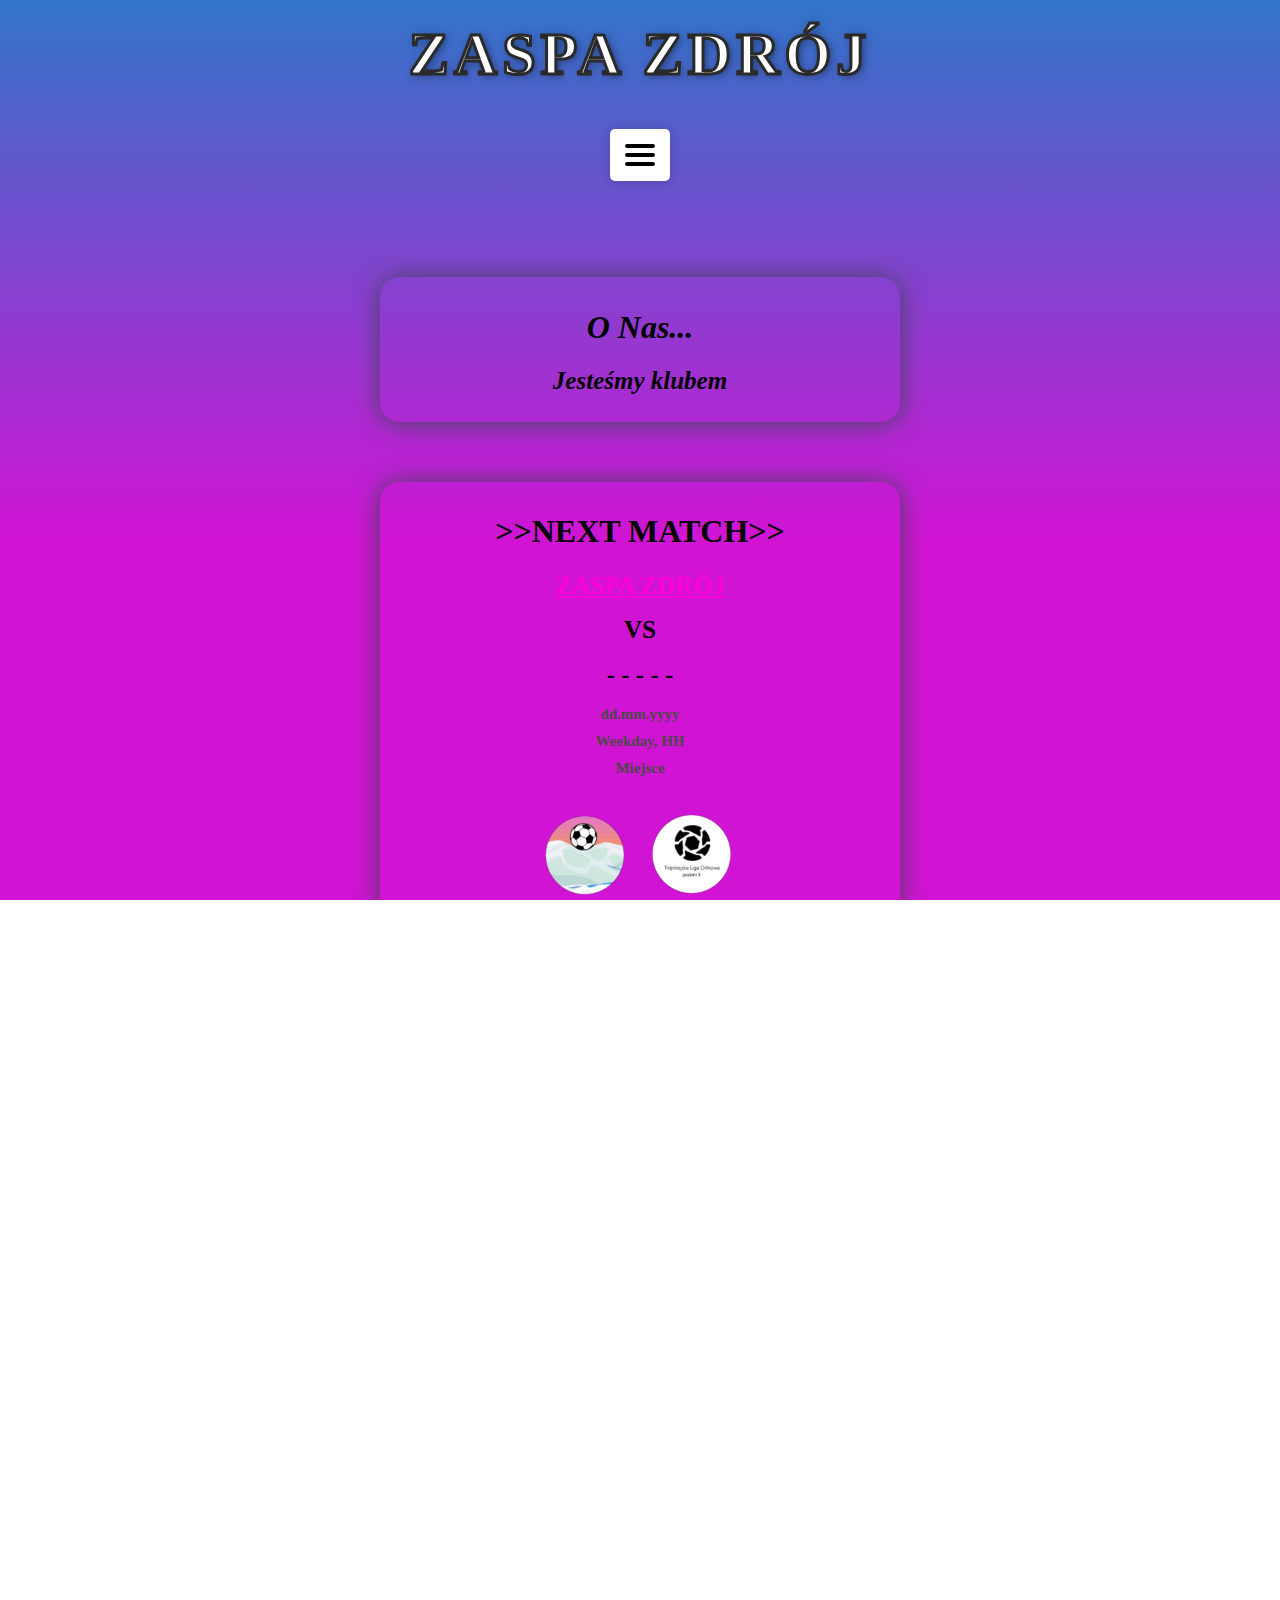
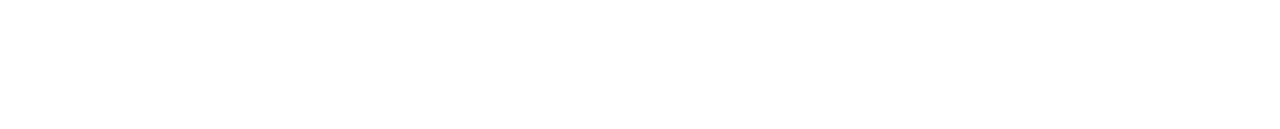
<file: index.html>
<!DOCTYPE html>
<html lang="pl">
<head>
    <meta charset="UTF-8">
    <meta name="viewport" content="width=device-width, initial-scale=1.0">
    <link href="https://cdnjs.cloudflare.com/ajax/libs/font-awesome/6.0.0-beta3/css/all.min.css" rel="stylesheet">
    <link rel="icon" href="zaspa.png" type="image/png">
    <link rel="stylesheet" href="style.css">
    <script src="script.js" defer></script>
    <title>Zaspa Zdrój</title>
</head>
<body>
    <h1 id="header">ZASPA ZDRÓJ</h1>

    <div class="burger-container">
        <div class="burger-menu" onclick="toggleMenu()">
            <div class="line"></div>
            <div class="line"></div>
            <div class="line"></div>
        </div>
        <div class="fog"></div>
    </div>
    
    <ul class="menu">
        <li><a href="#">SKŁAD</a>
            <ul class="submenu">
                <li><a href="zawodnicy.html">Zawodnicy</a></li>
                <li><a href="gk.html">Bramkarze</a></li>
                <li><a href="def.html">Obrońcy</a></li>
                <li><a href="mid.html">Pomocnicy</a></li>
                <li><a href="n.html">Napastnicy</a></li>
            </ul>
        </li>
        <li><a href="#">MECZE</a>
            <ul class="submenu">
                <li><a href="przyszłe_mecze.html">Przyszłe mecze</a></li>
            </ul>
        </li>
        <li><a href="#">WYNIKI</a>
            <ul class="submenu">
                <li><a href="mecze.html">Wyniki meczów</a></li>
            </ul>
        </li>
        <li><a href="#">TABELA</a>
            <ul class="submenu">
                <li><a href="tabela.html">Wyniki w lidze</a></li>
            </ul>
        </li>
    </ul>
   
    <br><br>

    <div id="infos">
    <h1 id="infos_header"><i>O Nas...</i></h1>
    <h1 id="infos_team2">
        <i><span id="typing-text"></span></i> <!-- Kontener na animowany tekst -->
    </h1>
</div>


   
    <div id="infos"> 
        <h1 id="infos_header">>>NEXT MATCH>></h1>
        <h1 id="infos_zaspa">ZASPA ZDRÓJ</h1>
        <h1 id="infos_team2"> VS </h1>
        <h1 id="infos_team2">- - - - -</h1>
        <h1 id="infos_another">dd.mm.yyyy</h1>
        <h1 id="infos_another">Weekday, HH</h1>
        <h1 id="infos_another">Miejsce</h1><br>
        <img src="zaspa.png" alt="Logo Zaspy Zdrój" width="100px" height="100px">&nbsp;
        <img src="tlo.png" alt="Logo Trójmiejeskiej Liig orlikowej" width="100px" height="100px">&nbsp;
    </div>
    <br><br>

    <br><br><br>
    <div id="ig_text">ZOBACZ<br> NASZE MEDIA SPOŁECZNOŚCIOWE!
        <a href="https://www.instagram.com/zaspa_zdroj/" target="_blank">
            <div class="instagram-icon">
                <i class="fab fa-instagram"></i>
            </div>
        </a>
    </div>
    

    <hr color="black" width="90%" height="7px">
   
   <br><br><br>
       
    <div class="rekrutacja-btn" onclick="toggleTooltip()">
        
        Rekrutacja
        <div class="tooltip">
            Chcesz grać w drużynie 3 TLO? Jeśli tak to świetnie trafiłeś, klub Zaspa Zdrój jest dla ciebie idealny, napisz do nas na <a href="https://www.instagram.com/zaspa_zdroj/" target="_blank">INSTAGRAMIE</a> i dowiedz się więcej.
        </div>
    </div>
    <BR><BR>
  <p id="end">2.1 V <BR>15.11.2024</p>
   
  <br><br><br>  
</body>
</html>
<!-- ©Copright Filip Szpinek 07.11.2024 for Zaspa Zdrój -->
</file>
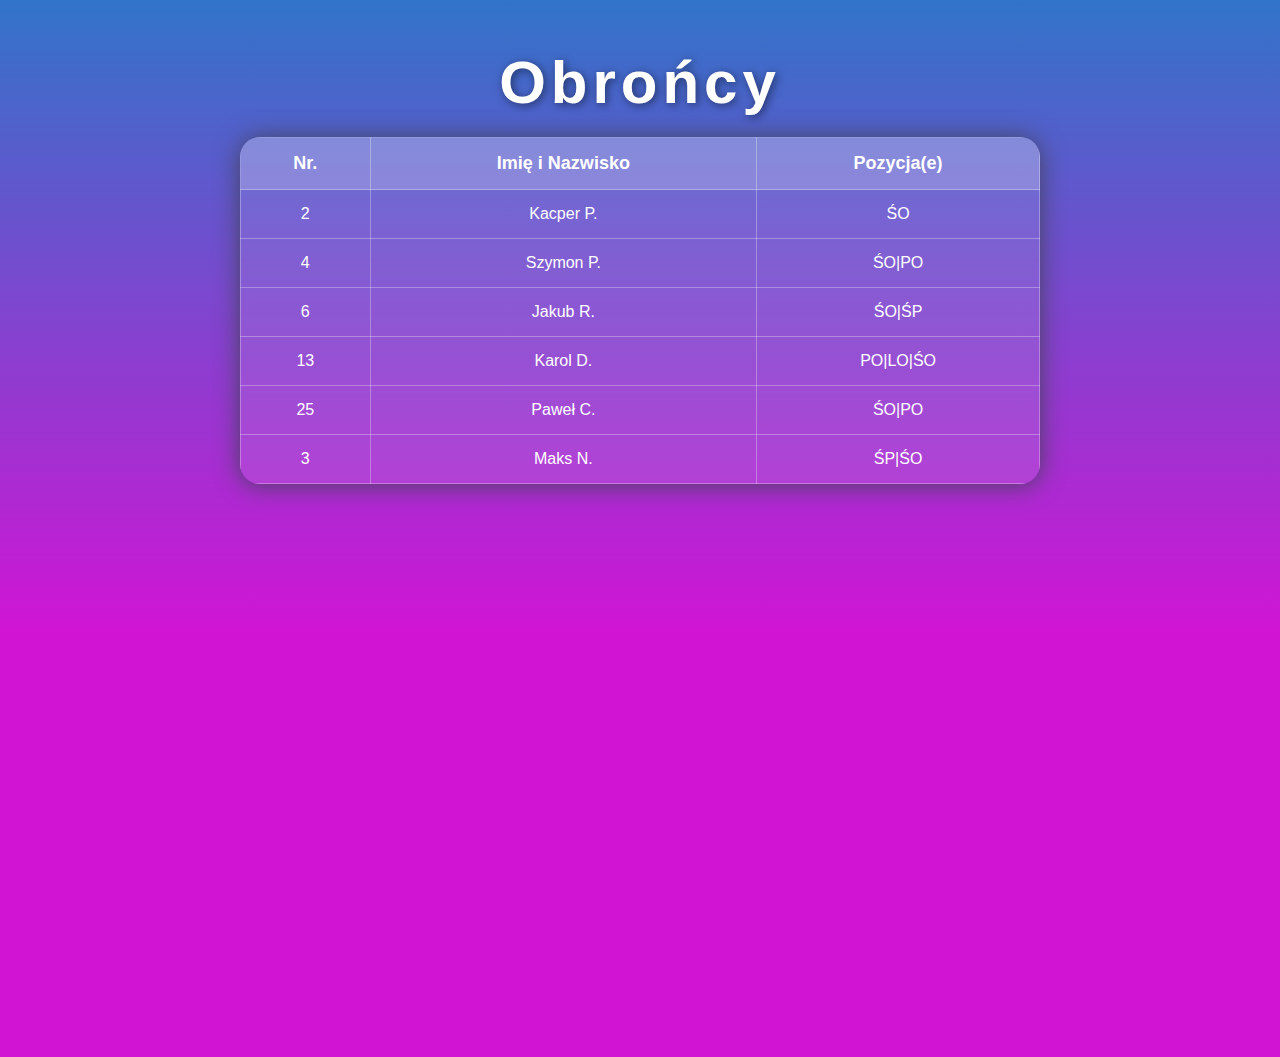
<file: def.html>
<!DOCTYPE html>
<html lang="pl">
<head>
    <meta charset="UTF-8">
    <meta name="viewport" content="width=device-width, initial-scale=1.0">
    <link rel="icon" href="zaspa.png" type="image/png">
    <link rel="stylesheet" href="tabela.css">
    <title>Zaspa Zdrój | Obrońcy</title>
  
    </style>
</head>
<body>
    <h1>Obrońcy</h1>
  

    <table class="tabela">
        <thead>
            <tr>
                <th>Nr.</th>
                <th>Imię i Nazwisko</th>
                <th>Pozycja(e)</th>
            </tr>
        </thead>
        <tbody>
    
            
            <!-- OBROŃCY -->
            <tr><td>2</td><td>Kacper P.</td><td>ŚO</td></tr>
            <tr><td>4</td><td>Szymon P.</td><td>ŚO|PO</td></tr>
            <tr><td>6</td><td>Jakub R.</td><td>ŚO|ŚP</td></tr>
            <tr><td>13</td><td>Karol D.</td><td>PO|LO|ŚO</td></tr>
            <tr><td>25</td><td>Paweł C.</td><td>ŚO|PO</td></tr>
            <tr><td>3</td><td>Maks N.</td><td>ŚP|ŚO</td></tr>

            
        </tbody>
    </table>
    <br><br><br><br><br><br><br><br><br><br><br><br><br><br><br>
    <br><br><br><br><br><br><br><br><br><br><br><br><br><br><br>
</body>
</html>
</file>
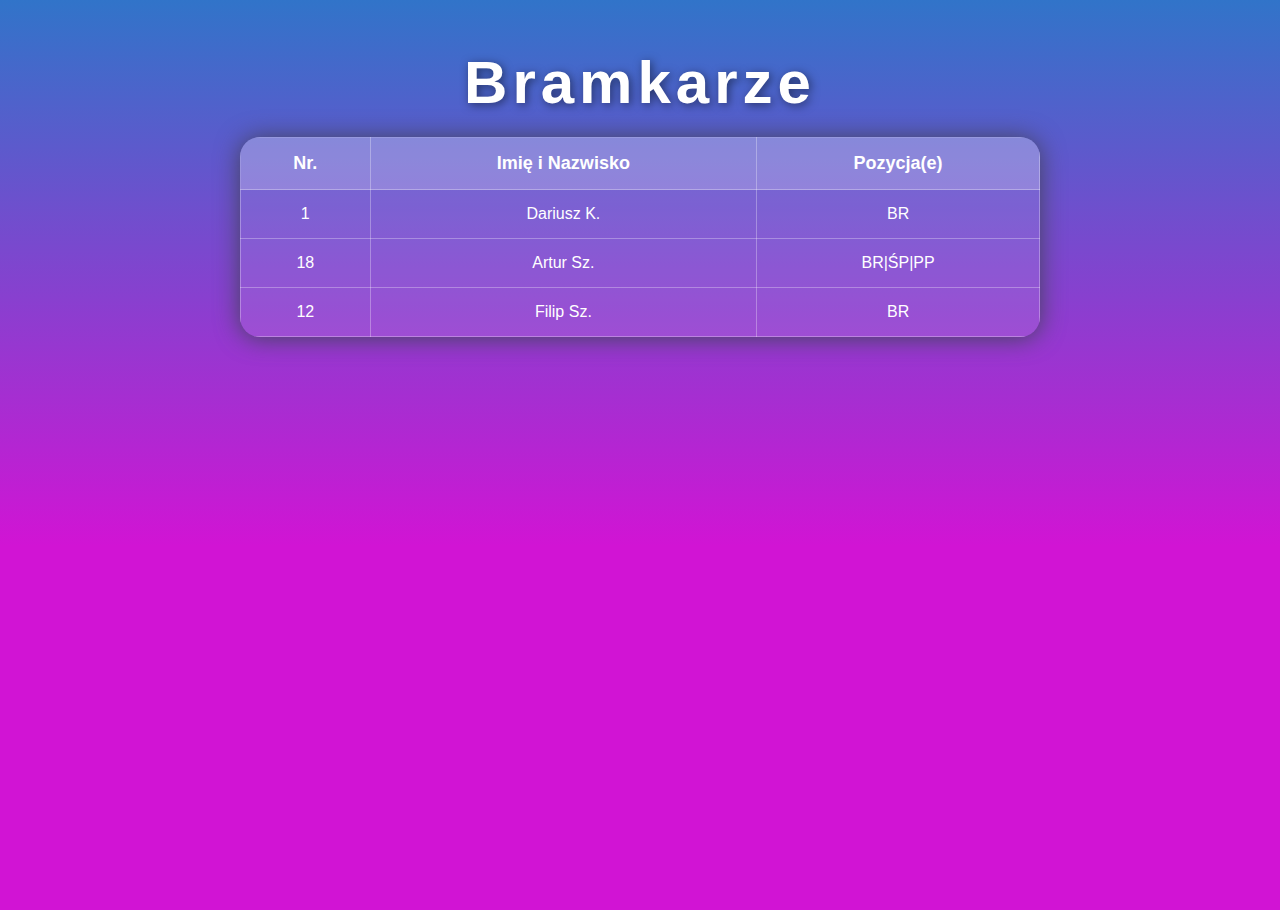
<file: gk.html>
<!DOCTYPE html>
<html lang="pl">
<head>
    <meta charset="UTF-8">
    <meta name="viewport" content="width=device-width, initial-scale=1.0">
    <link rel="icon" href="zaspa.png" type="image/png">
    <link rel="stylesheet" href="tabela.css">
    <title>Zaspa Zdrój | Bramkarze</title>
</head>
<body>
    
    <h1>Bramkarze</h1>
  
    <table class="tabela">
        <thead>
            <tr>
                <th>Nr.</th>
                <th>Imię i Nazwisko</th>
                <th>Pozycja(e)</th>
            </tr>
        </thead>
        <tbody>
            <!-- BRAMKARZE -->
            <tr><td>1</td><td>Dariusz K.</td><td>BR</td></tr>
            <tr><td>18</td><td>Artur Sz.</td><td>BR|ŚP|PP</td></tr>
            <tr><td>12</td><td>Filip Sz.</td><td>BR</td></tr>
            
            
        </tbody>
    </table>
    <br><br><br><br><br><br><br><br><br><br><br><br><br><br><br>
    <br><br><br><br><br><br><br><br><br><br><br><br><br><br><br>
</body>
</html>
</file>
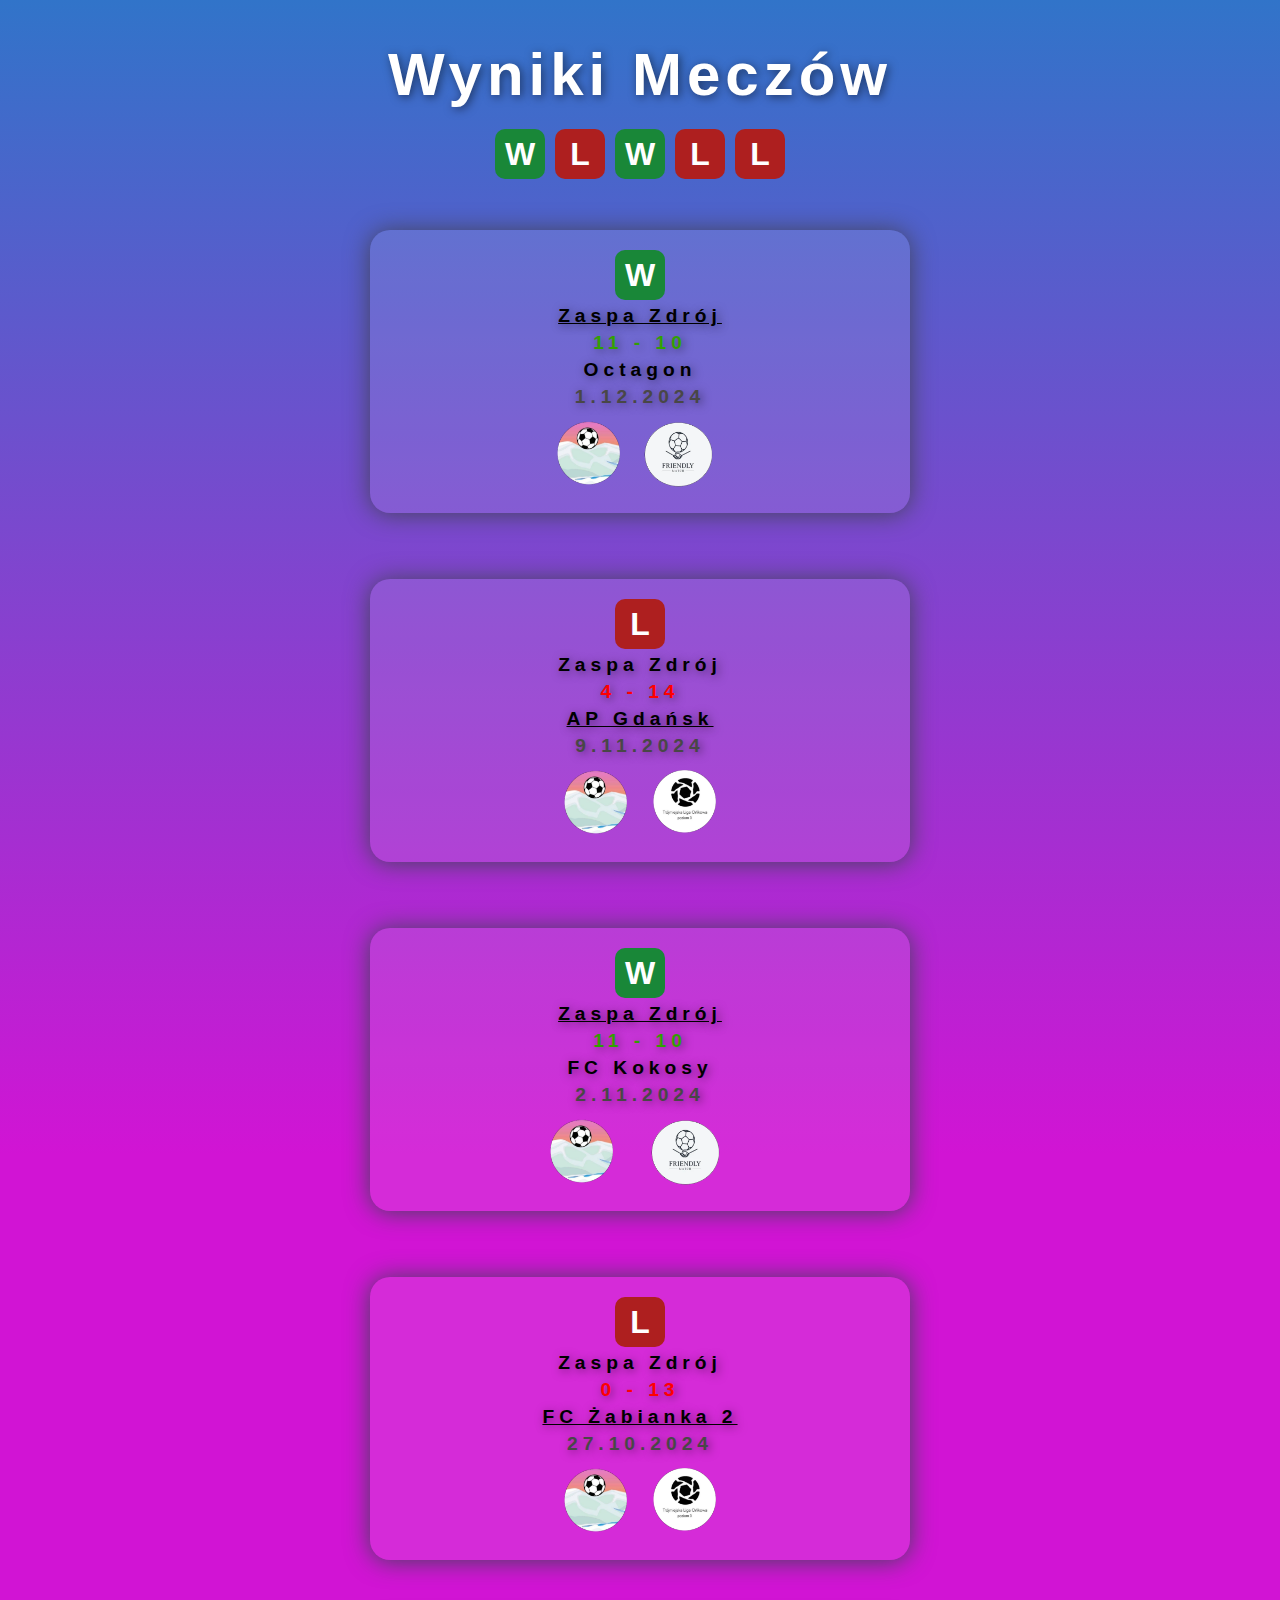
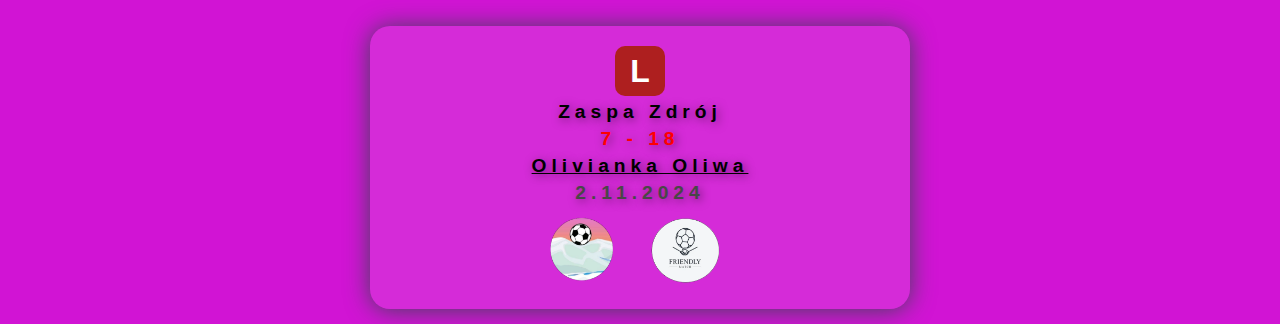
<file: mecze.html>
<!DOCTYPE html>
<html lang="pl">
<head>
    <meta charset="UTF-8">
    <meta name="viewport" content="width=device-width, initial-scale=1.0">
    <link rel="icon" href="zaspa.png" type="image/png">
    <link rel="stylesheet" href="mecze.css">
    <title>Zaspa Zdrój | Mecze</title>
</head>
<body>
    <center><h1>Wyniki Meczów</h1>
    <div class="logo-container">
        <div id="infos_header_win">W</div>
        <div id="infos_header_lose">L</div><div id="infos_header_win">W</div>
        <div id="infos_header_lose">L</div> <div id="infos_header_lose">L</div>
    </div></center>

    
    <br><br>
    <div id="infos"> 
        <center><div id="infos_header_win">W</div></center>
        <h1 id="infos_winner">Zaspa Zdrój</h1>
        <h1 id="infos_team2_w"> 11 - 10 </h1>
        <h1 id="infos_team2">Octagon</h1>
        <h1 id="infos_another">1.12.2024</h1>
        <div class="logo-container">
            <img src="zaspa.png" alt="Logo Zaspy Zdrój" width="100px" height="100px">
            <img src="friendly.png" alt="Friendly" width="100px" height="100px">&nbsp;
        </div>
    </div>
    <br><br>
    <div id="infos"> 
        <center><div id="infos_header_lose">L</div></center>
        <h1 id="infos_team2">Zaspa Zdrój</h1>
        <h1 id="infos_team2_l"> 4 - 14 </h1>
        <h1 id="infos_winner">AP Gdańsk</h1>
        <h1 id="infos_another">9.11.2024</h1>
        <div class="logo-container">
            <img src="zaspa.png" alt="Logo Zaspy Zdrój" width="100px" height="100px">
            <img src="tlo.png" alt="Logo Trójmiejeskiej Ligi orlikowej" width="100px" height="100px">
        </div>
    </div><br><br>
    <div id="infos"> 
        <center> <div id="infos_header_win">W</div></center>
        <h1 id="infos_winner">Zaspa Zdrój</h1>
        <h1 id="infos_team2_w"> 11 - 10 </h1>
        <h1 id="infos_team2">FC Kokosy</h1>
        <h1 id="infos_another">2.11.2024</h1>

        <div class="logo-container">
            <img src="zaspa.png" alt="Logo Zaspy Zdrój" width="100px" height="100px">&nbsp;
            <img src="friendly.png" alt="Friendly" width="100px" height="100px">&nbsp;
            </div>
 
    </div>
   
    <br><br>
    <div id="infos"> 
        <center><div id="infos_header_lose">L</div></center>
        <h1 id="infos_team2">Zaspa Zdrój</h1>
        <h1 id="infos_team2_l"> 0 - 13 </h1>
        <h1 id="infos_winner">FC Żabianka 2</h1>
        <h1 id="infos_another">27.10.2024</h1>
        <div class="logo-container">
            <img src="zaspa.png" alt="Logo Zaspy Zdrój" width="100px" height="100px">
            <img src="tlo.png" alt="Logo Trójmiejeskiej Ligi orlikowej" width="100px" height="100px">
        </div>
    </div><br><br>
    <div id="infos"> 
        <center><div id="infos_header_lose">L</div></center>
        <h1 id="infos_team2">Zaspa Zdrój</h1>
        <h1 id="infos_team2_l"> 7 - 18 </h1>
        <h1 id="infos_winner">Olivianka Oliwa</h1>
        <h1 id="infos_another">2.11.2024</h1>

        <div class="logo-container">
        <img src="zaspa.png" alt="Logo Zaspy Zdrój" width="100px" height="100px">&nbsp;
        <img src="friendly.png" alt="Friendly" width="100px" height="100px">&nbsp;
        </div>
    </div>
</body>
</html>
</file>
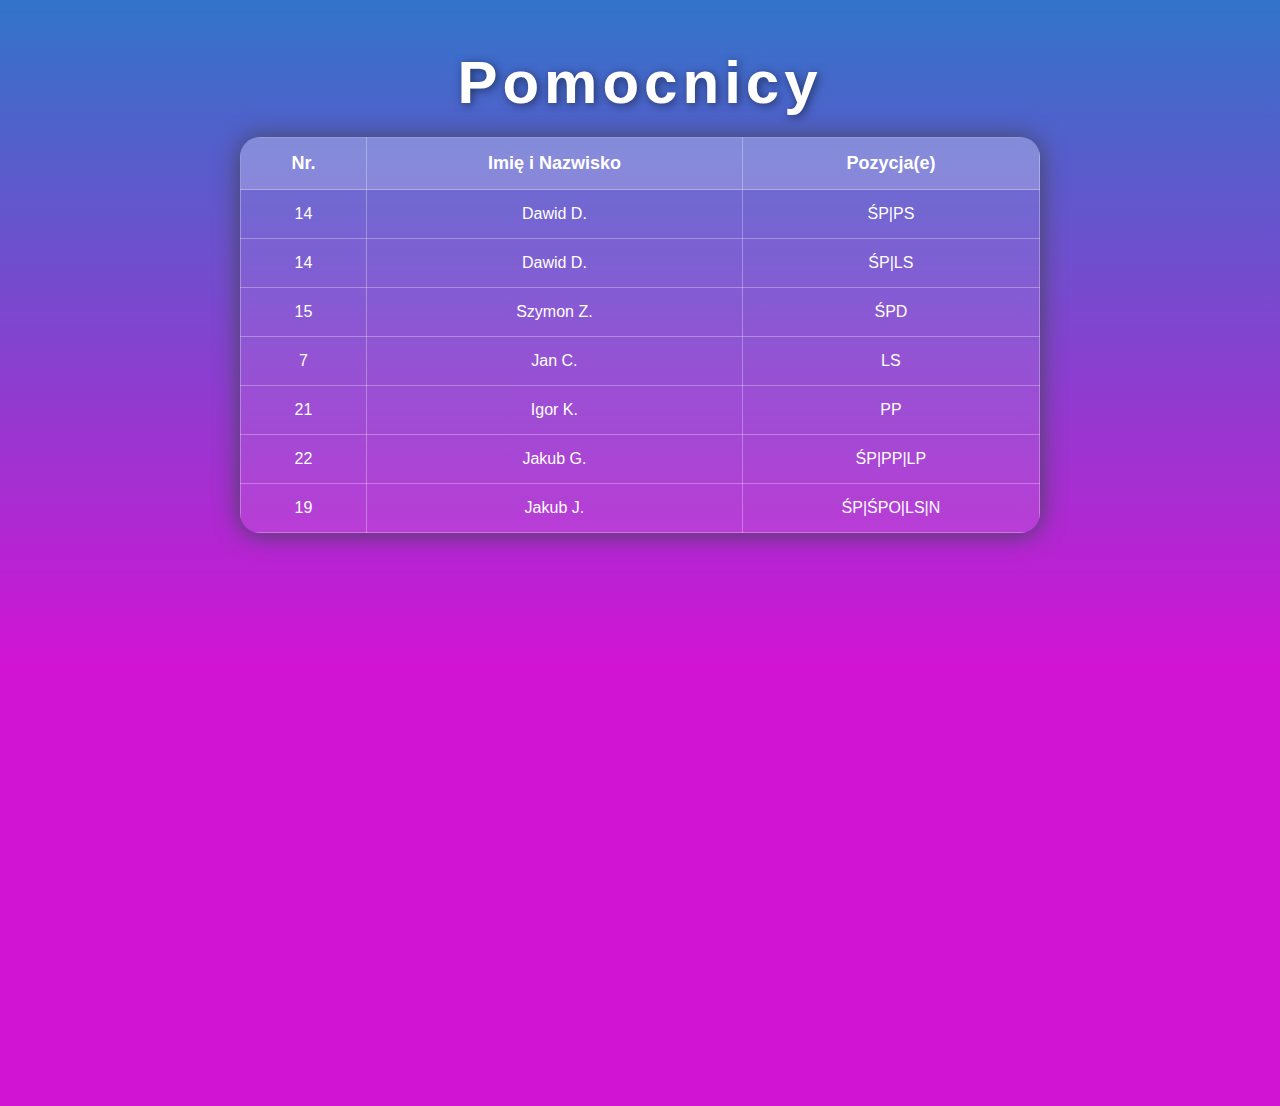
<file: mid.html>
<!DOCTYPE html>
<html lang="pl">
<head>
    <meta charset="UTF-8">
    <meta name="viewport" content="width=device-width, initial-scale=1.0">
    <link rel="icon" href="zaspa.png" type="image/png">
    <link rel="stylesheet" href="tabela.css">
    <title>Zaspa Zdrój | Pomocnicy</title>
  
    </style>
</head>
<body>
    <h1>Pomocnicy</h1>
  

    <table class="tabela">
        <thead>
            <tr>
                <th>Nr.</th>
                <th>Imię i Nazwisko</th>
                <th>Pozycja(e)</th>
            </tr>
        </thead>
        <tbody>
           

            <!-- POMOCNICY -->
            <tr><td>14</td><td>Dawid D.</td><td>ŚP|PS</td></tr>
            <tr><td>14</td><td>Dawid D.</td><td>ŚP|LS</td></tr>
            <tr><td>15</td><td>Szymon Z.</td><td>ŚPD</td></tr>
            <tr><td>7</td><td>Jan C.</td><td>LS</td></tr>
            <tr><td>21</td><td>Igor K.</td><td>PP</td></tr>
            <tr><td>22</td><td>Jakub G.</td><td>ŚP|PP|LP</td></tr>
            <tr><td>19</td><td>Jakub J.</td><td>ŚP|ŚPO|LS|N</td></tr>
            
         
            
        </tbody>
    </table>
    <br><br><br><br><br><br><br><br><br><br><br><br><br><br><br>
    <br><br><br><br><br><br><br><br><br><br><br><br><br><br><br>
</body>
</html>
</file>
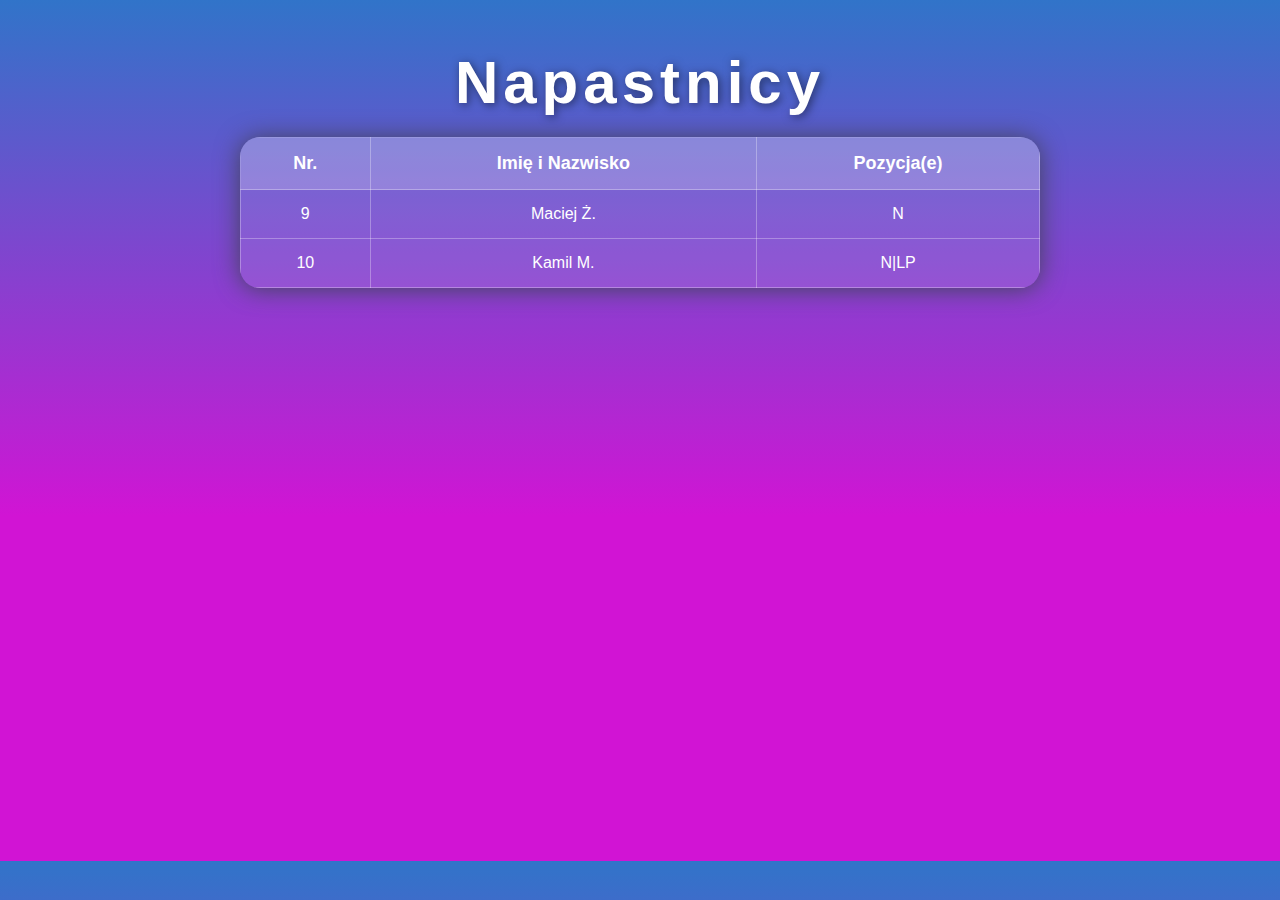
<file: n.html>
<!DOCTYPE html>
<html lang="pl">
<head>
    <meta charset="UTF-8">
    <meta name="viewport" content="width=device-width, initial-scale=1.0">
    <link rel="icon" href="zaspa.png" type="image/png">
    <link rel="stylesheet" href="tabela.css">
    <title>Zaspa Zdrój | Napastnicy</title>
  
    </style>
</head>
<body>
    <h1>Napastnicy</h1>
  

    <table class="tabela">
        <thead>
            <tr>
                <th>Nr.</th>
                <th>Imię i Nazwisko</th>
                <th>Pozycja(e)</th>
            </tr>
        </thead>
        <tbody>
            
            <!-- NAPASTNICY -->
            <tr><td>9</td><td>Maciej Ż.</td><td>N</td></tr>
            <tr><td>10</td><td>Kamil M.</td><td>N|LP</td></tr>

            
        </tbody>
    </table>
    <br><br><br><br><br><br><br><br><br><br><br><br><br><br><br>
    <br><br><br><br><br><br><br><br><br><br><br><br><br><br><br>
</body>
</html>
</file>
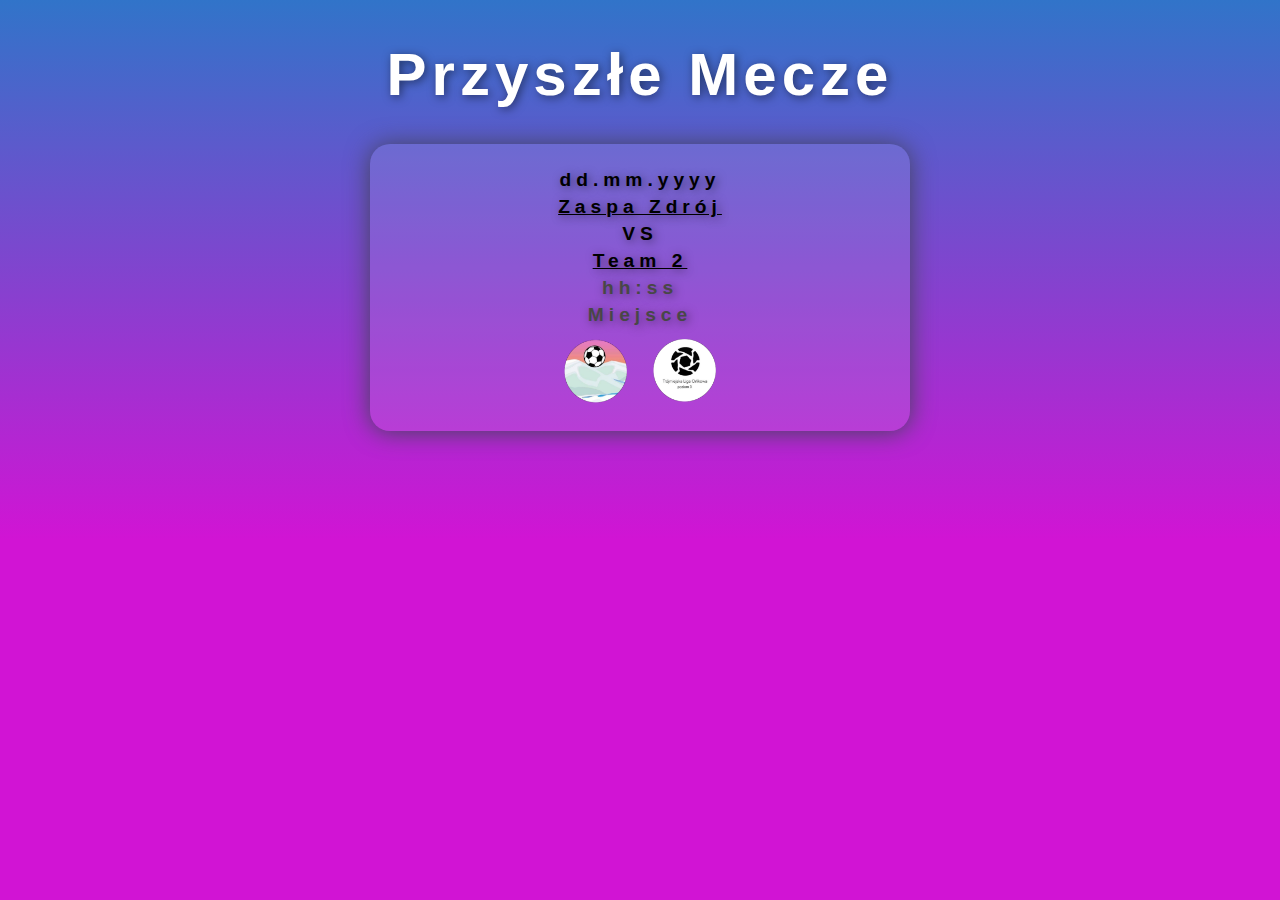
<file: przyszłe_mecze.html>
<!DOCTYPE html>
<html lang="pl">
<head>
    <meta charset="UTF-8">
    <meta name="viewport" content="width=device-width, initial-scale=1.0">
    <link rel="icon" href="zaspa.png" type="image/png">
    <link rel="stylesheet" href="mecze.css">
    <title>Zaspa Zdrój | Przyszłe mecze</title>
</head>
<body>
    <center><h1>Przyszłe Mecze</h1></center>
   
    <div id="infos"> 
        <h1 id="top">dd.mm.yyyy</h1>
        <h1 id="infos_winner">Zaspa Zdrój</h1>
        <h1 id="infos_team2"> VS </h1>
        <h1 id="infos_winner">Team 2</h1>
        <h1 id="infos_another">hh:ss</h1>
        <h1 id="infos_another">Miejsce</h1>
        <div class="logo-container">
            <img src="zaspa.png" alt="Logo Zaspy Zdrój" width="100px" height="100px">
            <img src="tlo.png" alt="Logo Trójmiejeskiej Liig orlikowej" width="100px" height="100px">
        </div>
 
</body>
</html>
</file>
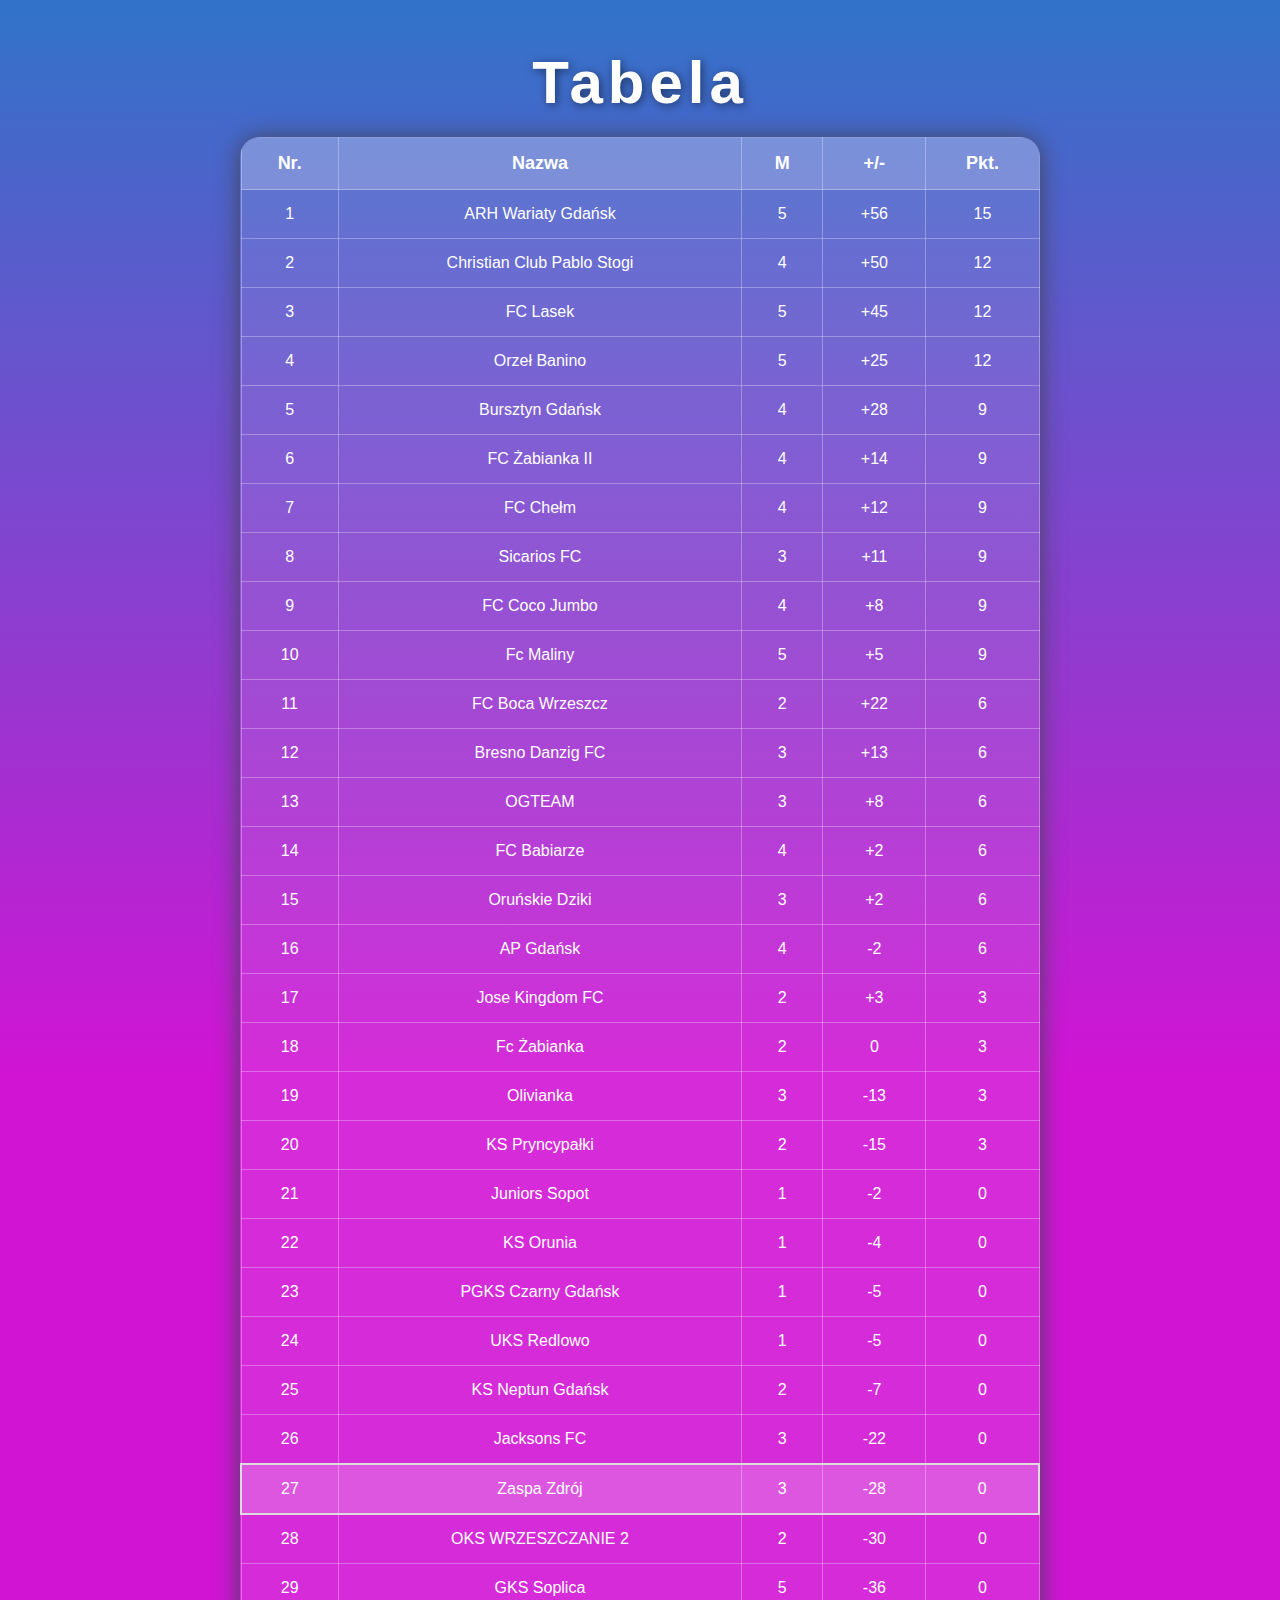
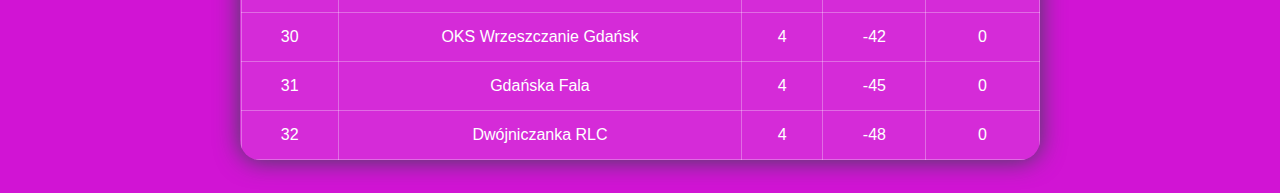
<file: tabela.html>
<!DOCTYPE html>
<html lang="pl">
<head>
    <meta charset="UTF-8">
    <meta name="viewport" content="width=device-width, initial-scale=1.0">
    <link rel="icon" href="zaspa.png" type="image/png">
    <link rel="stylesheet" href="tabela.css">
    <title>Zaspa Zdrój | Tabela</title>
</head>
<body>
    <center><h1>Tabela</h1></center>
    <table class="tabela">
        <thead>
            <tr>
                <th>Nr.</th>
                <th>Nazwa</th>
                <th>M</th>
                <th>+/-</th>
                <th>Pkt.</th>
            </tr>
        </thead>
        <tbody>
            <tr><td>1</td><td>ARH Wariaty Gdańsk</td><td>5</td><td>+56</td><td>15</td></tr>
        <tr><td>2</td><td>Christian Club Pablo Stogi</td><td>4</td><td>+50</td><td>12</td></tr>
        <tr><td>3</td><td>FC Lasek</td><td>5</td><td>+45</td><td>12</td></tr>
        <tr><td>4</td><td>Orzeł Banino</td><td>5</td><td>+25</td><td>12</td></tr>
        <tr><td>5</td><td>Bursztyn Gdańsk</td><td>4</td><td>+28</td><td>9</td></tr>
        <tr><td>6</td><td>FC Żabianka II</td><td>4</td><td>+14</td><td>9</td></tr>
        <tr><td>7</td><td>FC Chełm</td><td>4</td><td>+12</td><td>9</td></tr>
        <tr><td>8</td><td>Sicarios FC</td><td>3</td><td>+11</td><td>9</td></tr>
        <tr><td>9</td><td>FC Coco Jumbo</td><td>4</td><td>+8</td><td>9</td></tr>
        <tr><td>10</td><td>Fc Maliny</td><td>5</td><td>+5</td><td>9</td></tr>
        <tr><td>11</td><td>FC Boca Wrzeszcz</td><td>2</td><td>+22</td><td>6</td></tr>
        <tr><td>12</td><td>Bresno Danzig FC</td><td>3</td><td>+13</td><td>6</td></tr>
        <tr><td>13</td><td>OGTEAM</td><td>3</td><td>+8</td><td>6</td></tr>
        <tr><td>14</td><td>FC Babiarze</td><td>4</td><td>+2</td><td>6</td></tr>
        <tr><td>15</td><td>Oruńskie Dziki</td><td>3</td><td>+2</td><td>6</td></tr>
        <tr><td>16</td><td>AP Gdańsk</td><td>4</td><td>-2</td><td>6</td></tr>
        <tr><td>17</td><td>Jose Kingdom FC</td><td>2</td><td>+3</td><td>3</td></tr>
        <tr><td>18</td><td>Fc Żabianka</td><td>2</td><td>0</td><td>3</td></tr>
        <tr><td>19</td><td>Olivianka</td><td>3</td><td>-13</td><td>3</td></tr>
        <tr><td>20</td><td>KS Pryncypałki</td><td>2</td><td>-15</td><td>3</td></tr>
        <tr><td>21</td><td>Juniors Sopot</td><td>1</td><td>-2</td><td>0</td></tr>
        <tr><td>22</td><td>KS Orunia</td><td>1</td><td>-4</td><td>0</td></tr>
        <tr><td>23</td><td>PGKS Czarny Gdańsk</td><td>1</td><td>-5</td><td>0</td></tr>
        <tr><td>24</td><td>UKS Redlowo</td><td>1</td><td>-5</td><td>0</td></tr>
        <tr><td>25</td><td>KS Neptun Gdańsk</td><td>2</td><td>-7</td><td>0</td></tr>
        <tr><td>26</td><td>Jacksons FC</td><td>3</td><td>-22</td><td>0</td></tr>
        <tr id="zaspa"><td>27</td><td>Zaspa Zdrój</td><td>3</td><td>-28</td><td>0</td></tr>
        <tr><td>28</td><td>OKS WRZESZCZANIE 2</td><td>2</td><td>-30</td><td>0</td></tr>
        <tr><td>29</td><td>GKS Soplica</td><td>5</td><td>-36</td><td>0</td></tr>
        <tr><td>30</td><td>OKS Wrzeszczanie Gdańsk</td><td>4</td><td>-42</td><td>0</td></tr>
        <tr><td>31</td><td>Gdańska Fala</td><td>4</td><td>-45</td><td>0</td></tr>
        <tr><td>32</td><td>Dwójniczanka RLC</td><td>4</td><td>-48</td><td>0</td></tr>
        </tbody>
    </table>
</body>
</html>
</file>
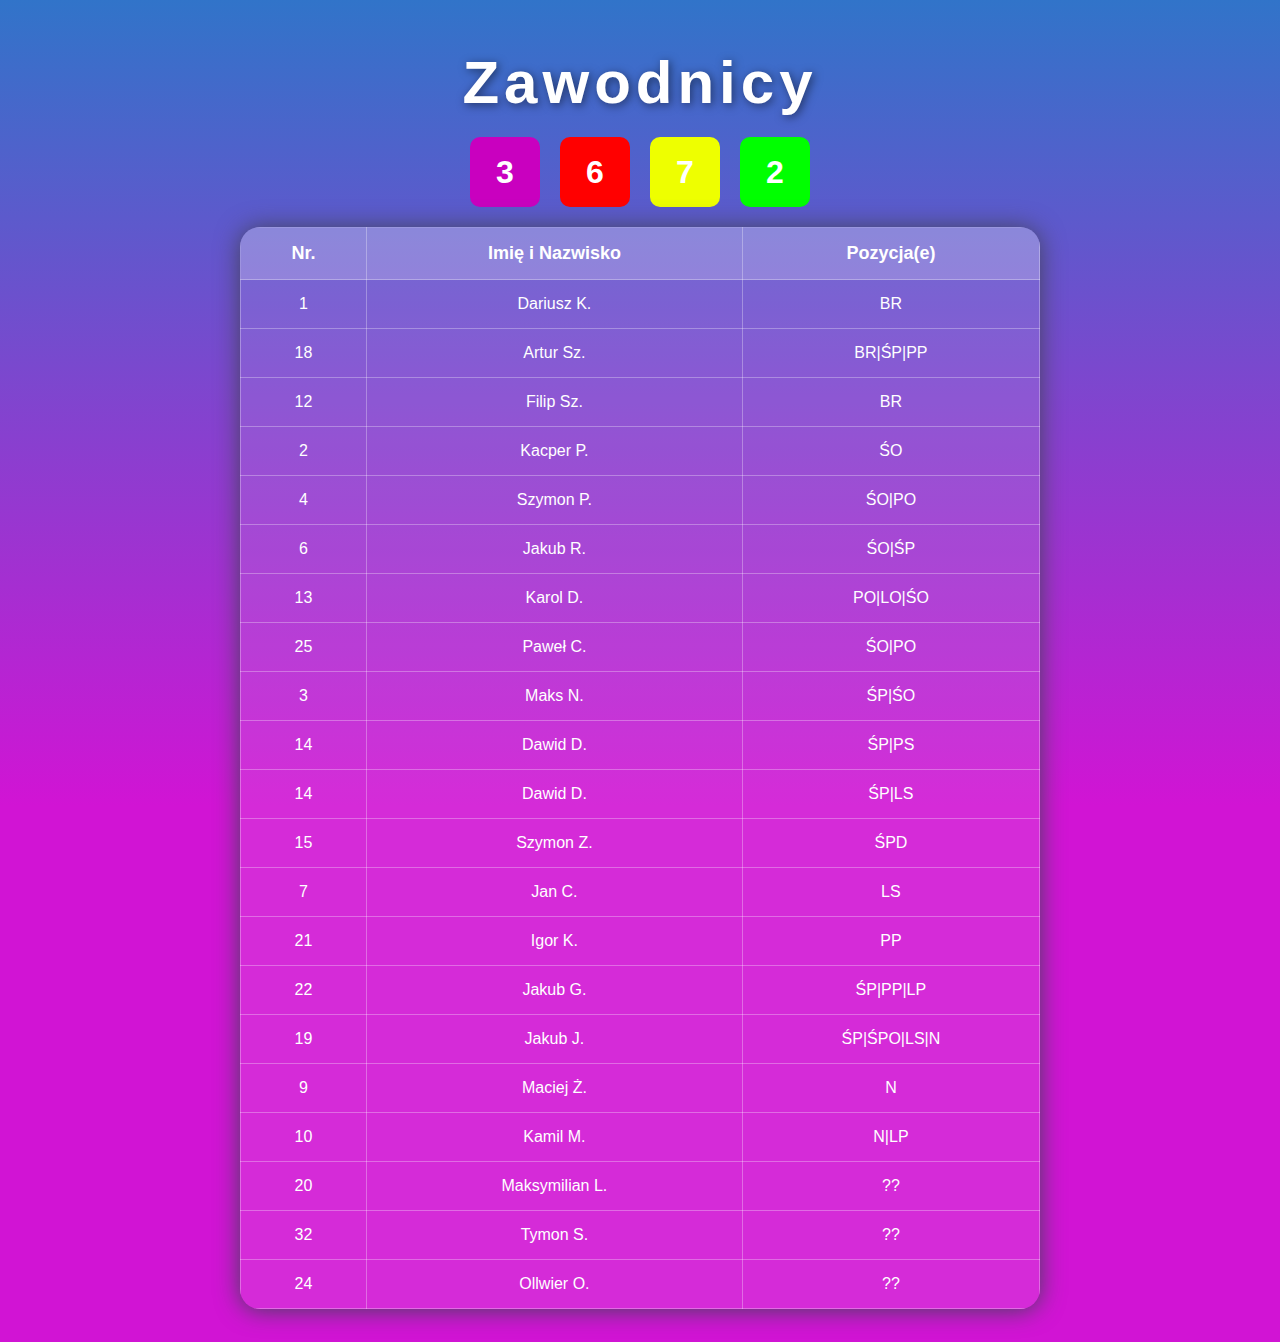
<file: zawodnicy.html>
<!DOCTYPE html>
<html lang="pl">
<head>
    <meta charset="UTF-8">
    <meta name="viewport" content="width=device-width, initial-scale=1.0">
    <link rel="icon" href="zaspa.png" type="image/png">
    <link rel="stylesheet" href="tabela.css">
    <title>Zaspa Zdrój | Zawodnicy</title>
    <style>
        .players_container {
            display: flex;
            gap: 20px; /* odstęp między divami, można dostosować */
            margin-bottom: 20px; /* opcjonalnie, odstęp poniżej */
        }
        .players_container div {
            padding: 10px;
            background-color: #f0f0f0; /* opcjonalne tło dla lepszej widoczności */
            border-radius: 5px; /* opcjonalne zaokrąglenie */
            text-align: center; /* centrowanie tekstu */
        }
        a{
            text-decoration: none;
            color:#fff;
        }
    </style>
</head>
<body>
    <center><h1>Zawodnicy</h1></center>
    <div class="players_container">
        <div id="gk"><a href="gk.html">3</a></div>
        <div id="def"><a href="def.html">6</a></div>
        <div id="mid"><a href="mid.html">7</a></div>
        <div id="n"><a href="n.html">2</a></div>
    </div>

    <table class="tabela">
        <thead>
            <tr>
                <th>Nr.</th>
                <th>Imię i Nazwisko</th>
                <th>Pozycja(e)</th>
            </tr>
        </thead>
        <tbody>
            <!-- BRAMKARZE -->
            <tr><td>1</td><td>Dariusz K.</td><td>BR</td></tr>
            <tr><td>18</td><td>Artur Sz.</td><td>BR|ŚP|PP</td></tr>
            <tr><td>12</td><td>Filip Sz.</td><td>BR</td></tr>
            
            <!-- OBROŃCY -->
            <tr><td>2</td><td>Kacper P.</td><td>ŚO</td></tr>
            <tr><td>4</td><td>Szymon P.</td><td>ŚO|PO</td></tr>
            <tr><td>6</td><td>Jakub R.</td><td>ŚO|ŚP</td></tr>
            <tr><td>13</td><td>Karol D.</td><td>PO|LO|ŚO</td></tr>
            <tr><td>25</td><td>Paweł C.</td><td>ŚO|PO</td></tr>
            <tr><td>3</td><td>Maks N.</td><td>ŚP|ŚO</td></tr>

            <!-- POMOCNICY -->
            <tr><td>14</td><td>Dawid D.</td><td>ŚP|PS</td></tr>
            <tr><td>14</td><td>Dawid D.</td><td>ŚP|LS</td></tr>
            <tr><td>15</td><td>Szymon Z.</td><td>ŚPD</td></tr>
            <tr><td>7</td><td>Jan C.</td><td>LS</td></tr>
            <tr><td>21</td><td>Igor K.</td><td>PP</td></tr>
            <tr><td>22</td><td>Jakub G.</td><td>ŚP|PP|LP</td></tr>
            <tr><td>19</td><td>Jakub J.</td><td>ŚP|ŚPO|LS|N</td></tr>
            
            <!-- NAPASTNICY -->
            <tr><td>9</td><td>Maciej Ż.</td><td>N</td></tr>
            <tr><td>10</td><td>Kamil M.</td><td>N|LP</td></tr>

            <!-- nwm -->
            <tr><td>20</td><td>Maksymilian L.</td><td>??</td></tr>
            <tr><td>32</td><td>Tymon S.</td><td>??</td></tr>
            <tr><td>24</td><td>Ollwier O.</td><td>??</td></tr>
            
        </tbody>
    </table>
</body>
</html>
</file>
<file: style.css>
/* Ogólne ustawienia scrollbara na komputerze (działa w przeglądarkach WebKit) */
::-webkit-scrollbar {
    width: 15px; /* Szerokość scrollbara na komputerze */
}

::-webkit-scrollbar-track {
    background: transparent;
}

::-webkit-scrollbar-thumb {
    background: transparent;
    border-radius: 5px;
    border: 3px solid white;
}

/* Ukrywanie scrollbara na urządzeniach mobilnych */
@media (max-width: 768px) {
    ::-webkit-scrollbar {
        width: 0; /* Ukrycie scrollbara */
        height: 0; /* Ukrycie scrollbara w poziomie */
    }

    /* Ukrycie scrollbara dla przeglądarek obsługujących scrollbar-gutter */
    body {
        scrollbar-gutter: stable both-edges;
    }
}

#header {
    font-size: 60px;
    letter-spacing: 5px;
    font-weight: bold;
    font-family: Arial Black;
    color: white;
    text-align: center;
    margin-top: 20px;
    text-shadow: 2px 2px 10px rgba(0, 0, 0, 0.5);
    -webkit-text-stroke: 3px rgb(43, 42, 42); /* width and color */
}

/* @media (min-width: 769px){ */
    html,body {
        height: 100%;
        margin: 0;
        padding: 0;
        overflow-x: hidden;
        font-family: Arial Black;
        overflow: auto; /* Włącz przewijanie */
       
    }
/* } */

/* @media (max-width: 768px){
    html,body {
        margin: 0;
        padding: 0;
        overflow-x: hidden;
        font-family: Arial Black;
    }
} */


body {
    background: linear-gradient(0deg, rgba(209,20,212,1) 1%, rgba(209,20,212,1) 40%, rgba(49,116,201,1) 100%);
    min-height: 100vh;
    display: flex;
    flex-direction: column;
    align-items: center;
   
}

.menu {
    display: flex;
    gap: 5px;
    list-style: none;
    padding: 0;
    margin: 10px ;
    background-color: rgb(255, 255, 255);
    width: fit-content;
    height: 260px;
    border-radius: 10px;
    padding: 3px;
   
}

/* Stylizacja tylko dla smartfonów */
@media (max-width: 768px) {
    .menu {
        margin-right: 150px;
    }
}


.menu > li {
    position: relative;
}

.menu > li > a {
    /* main opcje */
    padding: 10px 20px;
    text-decoration: none;
    color: rgb(255, 255, 255);
    font-size: 18px;
    border: 5px solid rgb(255, 255, 255);
    background-color: rgb(34, 35, 33);
    transition: transform 0.3s ease;
    border-radius: 10px;
    width: 140px;
    height: 50px;
    display: flex;
    align-items: center;
    justify-content: center;
    white-space: nowrap;
    box-sizing: border-box;
    left: 10px; /* Przesunięcie menu o 200px od lewej */
    
    
    
}



.menu > li > a:hover {
    transform: scale(1.05);
}




.submenu {
    position: absolute;
    top: 100%;
    left: 0;
    display: flex;
    flex-direction: column;
    gap: 2.5px;
    list-style-type: none;
    padding: 10px 0;
    margin-top: 5px;
    opacity: 0;
    visibility: hidden;
    width: 120px;
    box-sizing: border-box;
    transition: opacity 0.3s ease, visibility 0.3s ease;
    backdrop-filter: blur(5px); 
    background-color: transparent; 
    border-radius: 5px;
    align-items: center;
    
    
}

.menu > li:hover .submenu {
    opacity: 1;
    visibility: visible;
}

.menu > li:hover .submenu li {
    opacity: 0;
    transform: translateY(-10px);
    animation: submenuFadeIn 0.5s forwards;
}

@keyframes submenuFadeIn {
    from {
        opacity: 0;
        transform: translateY(-10px);
    }
    to {
        opacity: 1;
        transform: translateY(0);
    }
}

.submenu li a {
    /* podopcje */
    padding: 10px 20px;
    border: 3px solid white;
    background-color: rgb(34, 35, 33);
    color: white;
    text-decoration: none;
    font-size: 16px;
    transition: border-color 0.4s ease;
    border-radius: 5px;
    position: relative;
    width: 145px;
    height: 40px;
    display: flex;
    align-items: center;
    justify-content: center;
    white-space: nowrap;
    box-sizing: border-box;
    


    
}

.submenu li a:hover {
    border-color: hsl(309, 100%, 50%);
}
.submenu {
    position: absolute;
    top: 100%;
    left: 0;
    display: flex;
    flex-direction: column;
    gap: 10px;
    list-style-type: none;
    padding: 10px 0;
    margin-top: 5px;
    opacity: 0;
    visibility: hidden;
    width: 180px; /* Zwiększ szerokość, aby były lepiej widoczne */
    box-sizing: border-box;
    transition: opacity 0.3s ease, visibility 0.3s ease;
    backdrop-filter: blur(10px);  /* Ustawienie rozmycia tła */
    background-color: transparent; /* Dodaj przezroczyste tło, aby było widoczne rozmycie */
    border-radius: 5px;
    
}

.menu > li:hover .submenu {
    opacity: 1;
    visibility: visible;
}

.menu > li:hover .submenu li {
    opacity: 0;
    transform: translateY(-10px);
    animation: submenuFadeIn 0.5s forwards;
}

@keyframes submenuFadeIn {
    from {
        opacity: 0;
        transform: translateY(-10px);
    }
    to {
        opacity: 1;
        transform: translateY(0);
    }
}

/* Domyślne style dla sekcji #infos (komputer) */
#infos {
    width: 500px;
    height: 500px;
    background-color: transparent;
    border-radius: 20px;
    margin-top: 60px;
    box-shadow: 0px 1px 24px 0px rgba(66, 68, 90, 1);
    transition: margin-top 0.3s ease;
    text-align: center;
    padding: 10px;
    transition: transform 0.3s ease;
}

#infos:hover{
    transform: scale(1.05);
}
/* Dostosowanie sekcji #infos dla urządzeń mobilnych */
@media (max-width: 768px) {
    #infos {
        width: 80%; /* Ustaw szerokość na 80% ekranu */
        height: auto; /* Dostosuj wysokość do treści */
        padding: 15px; /* Dopasuj padding, jeśli potrzebne */
    }
}

#infos_header {
    font-size: 32px;
    font-weight: bolder;
    color: rgb(0, 0, 0);
}

#infos_zaspa {
    font-size: 25px;
    font-weight: bolder;
    color: hsl(309, 100%, 50%);
    text-decoration: underline;
}

#infos_team2 {
    font-size: 25px;
    font-weight: bolder;
    color: rgb(0, 0, 0);
}

#infos_another {
    font-size: 15px;
    font-weight: bolder;
    color: rgb(73, 71, 71);
}


.menu > li:hover ~ #infos,
.submenu li a:hover ~ #infos {
    margin-top: 310px; 
}

hr {
    margin-top: 50px;
}

#ig_text {
background-color: transparent;
border-radius: 10px;
font-size: 15px;
font-weight: bolder;
color: rgb(10, 10, 10);
text-align: center;
box-shadow: 0px 1px 24px 0px rgba(66, 68, 90, 1);
padding: 25px;
margin-top: 15px;
margin-bottom: 200px;
display: flex;
flex-direction: column;
justify-content: center;
align-items: center; 
}

#ig_text {
background-color: transparent;
border-radius: 10px;
font-size: 15px;
font-weight: bolder;
color: rgb(10, 10, 10);
text-align: center;
box-shadow: 0px 1px 24px 0px rgba(66, 68, 90, 1);
padding: 25px;
margin-top: 15px;
margin-bottom: 200px;
display: flex;
flex-direction: column;
justify-content: center;
align-items: center; 
transition: transform 0.3s ease;
}

#ig_text:hover{
    transform: scale(1.05);
}

.instagram-icon {
font-size: 50px; 
width: 60px;
height: 60px;
background: linear-gradient(45deg, #feda75, #fa7e1e, #d62976, #962fbf, #4c68d7); 
-webkit-background-clip: text; 
background-clip: text;
color: transparent; 
display: flex;
justify-content: center;
align-items: center;
text-align: center;
border-radius: 50%;
padding: 10px;
transition: transform 0.3s ease;
align-items: center;
text-align: center;
margin-top: 10px; 
}

.instagram-icon:hover {
transform: scale(1.1); 
}

.instagram-icon i {
color: transparent;
font-size: 100%;
}


#ig_text a {
text-decoration: none; 
}


#ig_text {
    background-color: transparent;
    border-radius: 10px;
    font-size: 15px;
    font-weight: bolder;
    color: rgb(10, 10, 10);
    text-align: center;
    box-shadow: 0px 1px 24px 0px rgba(66, 68, 90, 1);
    padding: 25px;
    margin-top: 15px;
    margin-bottom: 200px;
}


.rekrutacja-btn {
    background-color: transparent;
    color: white;
    border: 3px solid white;
    font-size: 18px;
    font-weight: bold;
    padding: 10px 20px;
    border-radius: 5px;
    cursor: pointer;
    justify-content: center;
    text-align: center;
    margin-bottom: 50px;
}

.rekrutacja-btn:hover {
    box-shadow: 0px 1px 24px 0px rgb(255, 255, 255);
    background-color: white;
    color: black;
}


.footer-btn {
    display: flex;
    justify-content: center;
    width: 100%;
    position: relative;
    margin-top: 50px;
    gap: 20px;
    margin-left:50px;
    margin-right:50px;
}

.footer-btn button {
    background-color: transparent;
    color: white;
    border: 3px solid white;
    font-size: 18px;
    font-weight: bold;
    padding: 10px 20px;
    border-radius: 5px;
    cursor: pointer;
    margin-bottom:50px;
    height: 50px;
    width: 200px;
    height:75px;
    margin-left:50px;
    margin-right:50px;
    
}

.footer-btn button:hover {
    background-color: white;
    color: black;
    box-shadow: 0px 1px 24px 0px rgb(255, 255, 255);
    margin-left:50px;
    margin-right:50px;
}

.footer-btn .arrow-icon {
    font-size: 24px;
    margin-left:50px;
    margin-right:50px;
}

.tooltip {
    display: none;
    position: absolute;
    top: 125px;
    left: 50%;
    transform: translate(-50%, -50%);
    background-color: rgba(0, 0, 0, 0.7);
    color: white;
    padding: 10px;
    border-radius: 10px;
    width: 300px;
    text-align: center;
    box-shadow: 0px 1px 24px 0px rgba(66, 68, 90, 1);
    margin-bottom:50px;
   
    
}
@media (max-width: 768px) {
    .menu {
        
        display: none;
        position: absolute;
        margin-top: 400px;
        margin-left: 150px;
        transform: translate(-50%, -50%);
        background-color: rgb(255, 255, 255);
        color: white;
        padding: 10px;
        border-radius: 10px;
        width: 140px;
        text-align: center;
        box-shadow: 0px 1px 24px 0px rgba(66, 68, 90, 1);
        margin-bottom: 50px;
        align-content: center;
       
    }
    .tooltip {
        display: none;
        position: absolute;
        top: 400px;
        left: 50%;
        transform: translate(-50%, -50%);
        background-color: rgba(0, 0, 0, 0.7);
        color: white;
        padding: 10px;
        border-radius: 10px;
        width: 300px;
        text-align: center;
        box-shadow: 0px 1px 24px 0px rgba(66, 68, 90, 1);
        margin-bottom:50px;
      
       
        
    }
}

.rekrutacja-btn.active .tooltip {
    display: block;
}

.tooltip a {
    color: #4c68d7;
    text-decoration: none;
    font-weight: bold;
}

.tooltip a:hover {
    text-decoration: underline dotted;
}
/* Ogólne style dla podmenu (będą działały dla dużych ekranów) */
.submenu {
    position: absolute;
    top: 100%;
    left: 0;
    display: flex;
    flex-direction: column;
    gap: 10px;
    list-style-type: none;
    padding: 10px 0;
    margin-top: 5px;
    opacity: 0;
    visibility: hidden;
    width: 180px; /* Zwiększ szerokość, aby były lepiej widoczne */
    box-sizing: border-box;
    transition: opacity 0.3s ease, visibility 0.3s ease;
    backdrop-filter: blur(10px); /* Ustawienie rozmycia tła */
    background-color: transparent; /* Dodaj przezroczyste tło, aby było widoczne rozmycie */
    border-radius: 5px;
    overflow-x: auto;
    margin-left:10px;
}

.menu > li:hover .submenu {
    opacity: 1;
    visibility: visible;
}

.menu > li:hover .submenu li {
    opacity: 0;
    transform: translateY(-10px);
    animation: submenuFadeIn 0.5s forwards;
     transform: scale(1.05);
}

/* Animacja dla submenu */
@keyframes submenuFadeIn {
    from {
        opacity: 0;
        transform: translateY(-10px);
    }
    to {
        opacity: 1;
        transform: translateY(0);
    }
}
.menu {
    gap:20px;
}

/* Media query dla ekranów mniejszych niż 768px (np. telefony) */
@media (max-width: 768px) {
    .menu {
        flex-direction: column; /* Ustawienie elementów w jednej kolumnie */
        align-items: flex-start;
        gap:20px;
    }

    .menu > li {
        position: relative;
    }

    .submenu {
        position: absolute;
        top: 0;
        left: 100%; 
        display: flex;
        flex-direction: column;
        gap: 20px;
        list-style-type: none;
        padding: 10px 0;
        margin-top: 0;
        opacity: 0;
        visibility: hidden;
        width: 180px;
        box-sizing: border-box;
        transition: opacity 0.3s ease, visibility 0.3s ease;
        backdrop-filter: blur(10px);
        background-color: transparent;
        border-radius: 5px;
        overflow-x: auto;
    }

    .menu > li:hover .submenu {
        opacity: 1;
        visibility: visible;
    }

    .menu > li:hover .submenu li {
        opacity: 0;
        transform: translateY(-10px);
        animation: submenuFadeIn 0.5s forwards;
        transform: scale(1.05);
    }


    
    
}

#end{
    font-size: 7px;
    color:  rgba(209,20,212,1);
}

/* Możesz dodać inne media queries dla jeszcze mniejszych ekranów jeśli chcesz */


/* Domyślny styl nagłówka (komputery) */
#header {
    font-size: 60px;
    letter-spacing: 5px;
    font-weight: bold;
    font-family: Arial Black;
    color: white;
    text-align: center;
    margin-top: 20px;
    text-shadow: 2px 2px 10px rgba(0, 0, 0, 0.5);
    -webkit-text-stroke: 3px rgb(43, 42, 42); /* Obramowanie czcionki */
}

/* Styl dla urządzeń mobilnych (wyłączenie obramowania) */
@media (max-width: 768px) {
    #header {
        text-shadow: 2px 2px 10px rgba(0, 0, 0, 0.5);
        -webkit-text-stroke: 0; /* Wyłączamy obramowanie czcionki */
    }
    .burger-menu{
        margin-right: 275px; 
    }
}
.burger-menu {
    width: fit-content; /* Kwadratowy kształt */
    height: fit-content;
    background-color: white;
    border-radius: 5px; /* Zaokrąglenie rogów */
    display: flex;
    flex-direction: column;
    justify-content: center;
    align-items: center;
    gap: 5px; /* Odstęp między "burgerami" */
    cursor: pointer;
    box-shadow: 0px 1px 10px rgba(0, 0, 0, 0.2);
    transition: transform 0.3s ease;
    padding: 15px;
    transition: background-color 0.75s ease;
 
}

.burger-menu:hover {
    transform: scale(1.1);
    background-color: rgb(34, 35, 33);
    color: #ffffff;
    
}

.burger-menu .line {
    width: 30px; /* Szerokość linii */
    height: 4px; /* Grubość linii */
    background-color: black;
    border-radius: 2px;
    transition: background-color 0.75s ease;
}

.burger-menu:hover .line {
    background-color: hsl(0, 0%, 100%);
    color: #ffffff;
}

/* Ukrycie menu początkowo */
.menu {
    display: none;
}

/* Klasa aktywująca menu */
.menu.active {
    display: flex; /* Pokazuje menu */
}


/* Kontener */
.burger-container {
    position: relative;
    display: flex;
    justify-content: center;
    align-items: center;
}

/* Mgła */
.fog {
    position: absolute;
    top: 50%;
    left: 50%;
    transform: translate(-50%, -50%) scale(0); /* Ukrycie mgły */
    width: 150px;
    height: 150px;
    background: rgba(4, 4, 4, 0);
    border-radius: 50%;
    filter: blur(20px);
    transition: transform 0.4s ease-in-out, opacity 0.4s ease-in-out;
    opacity: 0; /* Ukrycie początkowe */
    z-index: 0;
}

/* Stylizacja burger-menu */
.burger-menu {
    width: fit-content;
    height: fit-content;
    background-color: white;
    border-radius: 5px;
    display: flex;
    flex-direction: column;
    justify-content: center;
    align-items: center;
    gap: 5px;
    cursor: pointer;
    box-shadow: 0px 1px 10px rgba(0, 0, 0, 0.2);
    padding: 15px;
    z-index: 2;
    animation: burger-bounce 0.7s ease-in-out; /* Dodanie animacji */
}

.burger-menu .line {
    width: 30px;
    height: 4px;
    background-color: black;
    border-radius: 2px;
    transition: background-color 0.75s ease;
}

/* Hover efekt */
.burger-menu:hover {
    transform: scale(1.1);
    background-color: rgb(34, 35, 33);
    color: #ffffff;
}

.burger-menu:hover .line {
    background-color: hsl(0, 0%, 100%);
}

/* Animacja burger-menu */
@keyframes burger-bounce {
    0% {
        transform: scale(1);
    }
    50% {
        transform: scale(1.2); /* Powiększenie */
    }
    100% {
        transform: scale(1); /* Powrót do normalnego rozmiaru */
    }
}

/* Aktywacja mgły */
body.loaded .fog {
    transform: translate(-50%, -50%) scale(1);
    opacity: 1;
}
</file>
<file: tabela.css>
body {
    background: linear-gradient(0deg, rgba(209,20,212,1) 1%, rgba(209,20,212,1) 40%, rgba(49,116,201,1) 100%);
    display: flex;
    flex-direction: column;
    align-items: center;
    justify-content: center;
    font-family: Arial Black, sans-serif;
    color: white;
}

h1 {
    font-size: 60px;
    letter-spacing: 5px;
    font-weight: bold;
    color: white;
    text-shadow: 2px 2px 10px rgba(0, 0, 0, 0.5);
    margin-bottom: 20px;
    text-align: center;
}

h1:hover {
    color: rgb(255, 255, 255);
    transition: color 0.3s ease-in-out;
}
img:hover {
    
    transition: color 0.3s ease-in-out;
}

.tabela {
    width: 90%;
    max-width: 800px;
    border-collapse: collapse;
    box-shadow: 0px 1px 24px 0px rgba(66, 68, 90, 1);
    border-radius: 20px;
    overflow: hidden;
    background-color: rgba(255, 255, 255, 0.1);
    margin-bottom: 25px;
}

.tabela th, .tabela td {
    text-align: center;
    padding: 15px;
    border: 1px solid rgba(255, 255, 255, 0.3);
}

#zaspa{
    border: 2px solid rgb(220, 220, 220);
    background-color: rgba(255, 255, 255, 0.203);
}

.tabela th {
    font-size: 18px;
    background: rgba(255, 255, 255, 0.2);
}

.tabela tr:hover {
    transform: scale(1.00);
    background-color: rgba(255, 255, 255, 0.2);
    transition: transform 0.3s ease, background-color 0.3s ease;
}

@media (max-width: 768px) {
    .tabela {
        font-size: 14px;
    }

    .tabela th, .tabela td {
        padding: 10px;
    }
}

/* Ogólne ustawienia scrollbara na komputerze (działa w przeglądarkach WebKit) */
::-webkit-scrollbar {
    width: 15px; /* Szerokość scrollbara na komputerze */
}

::-webkit-scrollbar-track {
    background: transparent;
}

::-webkit-scrollbar-thumb {
    background: transparent;
    border-radius: 5px;
    border: 3px solid rgb(255, 255, 255);
}

/* Ukrywanie scrollbara na urządzeniach mobilnych */
@media (max-width: 768px) {
    ::-webkit-scrollbar {
        width: 0; /* Ukrycie scrollbara */
        height: 0; /* Ukrycie scrollbara w poziomie */
    }

    /* Ukrycie scrollbara dla przeglądarek obsługujących scrollbar-gutter */
    body {
        scrollbar-gutter: stable both-edges;
    }
}
/* Styl dla paska przewijania */
::-webkit-scrollbar {
    width: 12px; /* Szerokość scrollbara */
    background-color:  rgba(0, 0, 0, 0.5); /* Przezroczystość całego scrollbara */
}

/* Styl dla "kciuka" scrollbara */
::-webkit-scrollbar-thumb {
    background-color: transparent; /* Przezroczystość kciuka */
    border-radius: 10px; /* Zaokrąglone rogi kciuka */
    border: 3px solid rgba(0, 0, 0, 0.5); /* Cienkie obramowanie */
}

/* Styl dla toru scrollbara */
::-webkit-scrollbar-track {
    background-color: rgba(255, 255, 255, 0.5); /* Przezroczystość toru */
    border-radius: 10px; /* Zaokrąglone rogi toru */
}

#gk, #def, #mid, #n {
    font-size: 32px;
    font-weight: bolder;
    color: rgb(255, 255, 255);
    background-color: rgb(201, 0, 191);
    width: 50px;
    height: 50px;
    border-radius: 10px;
    text-align: center;
    justify-content: center;
    align-items: center;
    transition: transform 0.3s ease; /* Smooth transition */
    animation: scaleInOut 1s ease-out forwards; /* Animation on page load */
}

/* Different background colors for each div */
#def {
    background-color: rgb(255, 0, 0);
    transition: transform 0.3s ease;
}
#mid {
    background-color: rgb(238, 255, 0);
    transition: transform 0.3s ease;
}
#n {
    background-color: rgb(0, 255, 0);
    transition: transform 0.3s ease;
}

#gk:hover, #def:hover, #mid:hover, #n:hover{
    transform: scale(1.1);

}




/* Animation definition for scaling on page load */
@keyframes scaleInOut {
    0% {
        transform: scale(1); /* Start at original size */
    }
    50% {
        transform: scale(1.1); /* Scale up */
    }
    100% {
        transform: scale(1); /* Return to original size */
    }
}

/* Hover effect on the divs */
#gk:hover, #def:hover, #mid:hover, #n:hover {
    transform: scale(1.1); /* Scale up when hovered */
}

/* Hover effect on the links inside the divs */
#gk a:hover, #def a:hover, #mid a:hover, #n a:hover {
    transform: scale(1.1); /* Scale up when hovered */
}

.players-container {
    display: flex; /* Używamy flexbox do ustawienia obrazków obok siebie */
    justify-content: center; /* Opcjonalnie: wyśrodkowuje obrazy w poziomie */
    align-items: center; /* Opcjonalnie: wyśrodkowuje obrazy w pionie */
    gap: 10px; /* Opcjonalnie: dodaje odstęp między obrazkami */
}

.players_container {
    display: flex;
    gap: 20px; /* odstęp między divami, można dostosować */
    margin-bottom: 20px; /* opcjonalnie, odstęp poniżej */
}
.players_container div {
    padding: 10px;
    background-color: #f0f0f0; /* opcjonalne tło dla lepszej widoczności */
    border-radius: 5px; /* opcjonalne zaokrąglenie */
    text-align: center; /* centrowanie tekstu */
}
.players_container {
    display: flex;
    gap: 20px; /* odstęp między divami */
    margin-bottom: 20px; /* odstęp poniżej */
    justify-content: center; /* centrowanie w poziomie */
}

.players_container div {
    padding: 10px;
    background-color: #f0f0f0; /* opcjonalne tło */
    border-radius: 5px;
    text-align: center;
    display: flex;
    align-items: center; /* Centrowanie tekstu w pionie */
    justify-content: center; /* Centrowanie tekstu w poziomie */
    width: 50px;
    height: 50px;
}

/* Dodajemy media query dla mniejszych ekranów */
@media (max-width: 768px) {
    .players_container {
        flex-direction: row; /* Ustawienie wierszowe na telefonach */
        flex-wrap: wrap; /* Pozwól, aby elementy zawijały się w linie */
    }
    
    .players_container div {
        width: 45px; /* Zmniejszamy szerokość na mniejszych ekranach */
        height: 45px; /* Zmniejszamy wysokość na mniejszych ekranach */
    }
}

/* Dodatkowe media query dla jeszcze mniejszych ekranów */
@media (max-width: 480px) {
    .players_container div {
        width: 40px; /* Jeszcze mniejsze wymiary na bardzo małych ekranach */
        height: 40px;
        font-size: 24px; /* Dopasowanie rozmiaru czcionki */
    }
}
</file>
<file: mecze.css>
/* Tło strony */
body {
    background: linear-gradient(0deg, rgba(209,20,212,1) 1%, rgba(209,20,212,1) 40%, rgba(49,116,201,1) 100%);
    background-size: cover; /* Zapobiega powtarzaniu się tła */
    min-height: 100vh;
    display: flex;
    flex-direction: column;
    align-items: center;
   
    font-family: Arial Black, sans-serif;
    margin: 0;
    color: white;
}
#top{
    font-size: 45px;
    letter-spacing: 5px;
    font-weight: bold;
    color: rgb(0, 0, 0);
    text-shadow: 2px 2px 10px rgba(0, 0, 0, 0.5);
    margin-bottom: 20px;
}
/* Nagłówki */
h1 {
    font-size: 60px;
    letter-spacing: 5px;
    font-weight: bold;
    color: white;
    text-shadow: 2px 2px 10px rgba(0, 0, 0, 0.5);
    margin-bottom: 20px;
}

h1:hover {
    color: rgb(255, 255, 255);
    transition: color 0.3s ease-in-out;
}
img:hover {
    
    transition: color 0.3s ease-in-out;
}
/* Sekcja z informacjami */


#infos_header_win {
    font-size: 32px;
    font-weight: bolder;
    color: rgb(255, 255, 255);
    background-color: rgb(25, 135, 56);
    width: 50px;
    height: 50px;
    border-radius: 10px;
    text-align: center;
    justify-content: center; /* Wycentrowanie w poziomie */
    align-items: center;    /* Wycentrowanie w pionie */
}
#infos_header_draw {
    font-size: 32px;
    font-weight: bolder;
    color: rgb(255, 255, 255);
    background-color: rgb(219, 216, 29);
    width: 50px;
    height: 50px;
    border-radius: 10px;
    text-align: center;
    justify-content: center; /* Wycentrowanie w poziomie */
    align-items: center;    /* Wycentrowanie w pionie */
}
#infos_header_lose {
    font-size: 32px;
    font-weight: bolder;
    color: rgb(255, 255, 255);
    background-color: rgb(174, 31, 31);
    width: 50px;
    height: 50px;
    border-radius: 10px;
    text-align: center;
    justify-content: center; /* Wycentrowanie w poziomie */
    align-items: center;    /* Wycentrowanie w pionie */
}
.logo-container {
    display: flex; /* Używamy flexbox do ustawienia obrazków obok siebie */
    justify-content: center; /* Opcjonalnie: wyśrodkowuje obrazy w poziomie */
    align-items: center; /* Opcjonalnie: wyśrodkowuje obrazy w pionie */
    gap: 10px; /* Opcjonalnie: dodaje odstęp między obrazkami */
    border: 5px ;
}


#infos_winner {
    font-size: 25px;
    font-weight: bolder;
    color: hsl(0, 0%, 0%);
    text-decoration: underline;
}


#infos_team2_w {
    font-size: 25px;
    font-weight: bolder;
    color: rgb(50, 160, 2);
}
#infos_team2_d {
    font-size: 25px;
    font-weight: bolder;
    color: rgb(255, 234, 0);
}
#infos_team2_l {
    font-size: 25px;
    font-weight: bolder;
    color: rgb(255, 0, 0);
}

#infos_team2 {
    font-size: 25px;
    color: rgb(0, 0, 0);
}

#infos_another {
    font-size: 15px;
    font-weight: bolder;
    color: rgb(73, 71, 71);
}

/* Dostosowanie sekcji dla urządzeń mobilnych */
@media (max-width: 768px) {
    #infos {
        width: 80%; /* Ustaw szerokość na 80% ekranu */
        height: auto; /* Dostosuj wysokość do treści */
        padding: 15px; /* Dopasuj padding, jeśli potrzebne */
    }
}

/* Styl dla paska przewijania */
::-webkit-scrollbar {
    width: 12px; /* Szerokość scrollbara */
    background-color:  rgba(0, 0, 0, 0.5); /* Przezroczystość całego scrollbara */
}

/* Styl dla "kciuka" scrollbara */
::-webkit-scrollbar-thumb {
    background-color: transparent; /* Przezroczystość kciuka */
    border-radius: 10px; /* Zaokrąglone rogi kciuka */
    border: 3px solid rgba(0, 0, 0, 0.5); /* Cienkie obramowanie */
}

/* Styl dla toru scrollbara */
::-webkit-scrollbar-track {
    background-color: rgba(255, 255, 255, 0.5); /* Przezroczystość toru */
    border-radius: 10px; /* Zaokrąglone rogi toru */
}
/* Responsywność dla sekcji wyników meczów */
#infos {
    width: 500px;
    padding: 20px;
    border-radius: 20px;
    margin: 15px auto; /* Centrowanie i odstęp między sekcjami */
    box-shadow: 0px 1px 24px 0px rgba(66, 68, 90, 1);
    background-color: rgba(255, 255, 255, 0.1); /* Przezroczystość tła */
    transition: margin-top 0.3s ease;
    transition: transform 0.3s ease;
    text-align: center;
    align-content: center;
}

#infos:hover{
    transform: scale(1.025);
}

#infos_header_win,
#infos_header_draw,
#infos_header_lose {
    font-size: 32px;
    font-weight: bolder;
    color: white;
    width: 50px;
    height: 50px;
    display: flex;
    justify-content: center;
    align-items: center;
    border-radius: 10px;
}

#infos_header_win {
    background-color: rgb(25, 135, 56); /* Zielony dla wygranej */  
}

#infos_header_draw {
    background-color: rgb(219, 216, 29); /* Żółty dla remisu */
}

#infos_header_lose {
    background-color: rgb(174, 31, 31); /* Czerwony dla przegranej */
}

/* Responsywność dla sekcji wyników meczów na urządzeniach mobilnych */
@media (max-width: 768px) {
    #infos {
        width: 60%; /* Szerokość na urządzeniach mobilnych */
        padding: 15px;
    }
    #infos_header_win,
    #infos_header_draw,
    #infos_header_lose {
        font-size: 28px; /* Zmniejszenie rozmiaru tekstu w małych nagłówkach */
        width: 45px; /* Mniejsze wymiary nagłówków */
        height: 45px;
    }
}


/* Style dla obrazków w kontenerze logo */
#infos .logo-container {
    display: flex;
    justify-content: center;
    gap: 10px;
    flex-wrap: wrap; /* Obrazki zawijają się w wiersze */
}

#infos .logo-container img {
    width: 80px;
    height: 80px;
    object-fit: contain;
}

/* Stylowanie nagłówków wewnątrz #infos */
#infos h1 {
    font-size: 1.2rem;
    margin: 5px 0;
}

/* Responsywność dla małych ekranów */
@media (max-width: 768px) {
    #infos {
        flex-direction: column; /* Upewnij się, że wszystko układa się w kolumnie */
        padding: 15px;
    }

    #infos h1 {
        font-size: 1rem; /* Zmniejsz czcionki */
    }

    #infos .logo-container img {
        width: 60px; /* Mniejsze obrazki */
        height: 60px;
    }
}

/* Responsywność dla bardzo małych ekranów */
@media (max-width: 480px) {
    #infos {
        padding: 10px;
    }

    #infos h1 {
        font-size: 0.9rem;
    }

    #infos .logo-container img {
        width: 50px;
        height: 50px;
    }
}
</file>
